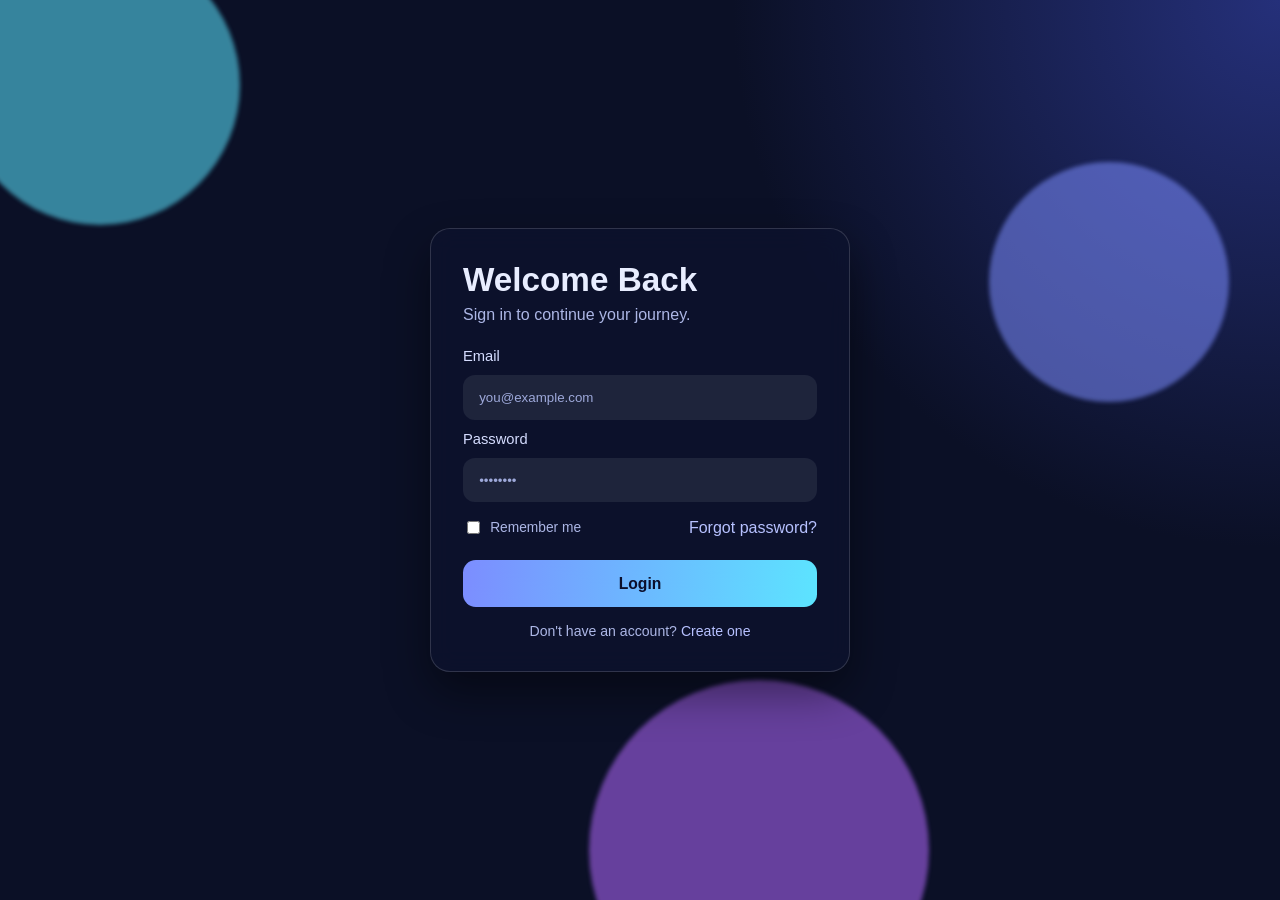
<file: index.html>
<!DOCTYPE html>
<html lang="en">
  <head>
    <meta charset="UTF-8" />
    <meta name="viewport" content="width=device-width, initial-scale=1.0" />
    <title>Animated Login Page</title>
    <link rel="stylesheet" href="styles.css" />
  </head>
  <body>
    <div class="background">
      <span class="orb orb-1"></span>
      <span class="orb orb-2"></span>
      <span class="orb orb-3"></span>
    </div>

    <main class="page">
      <section class="login-card" aria-labelledby="login-title">
        <h1 id="login-title">Welcome Back</h1>
        <p class="subtitle">Sign in to continue your journey.</p>

        <form class="login-form">
          <label for="email">Email</label>
          <input id="email" type="email" name="email" placeholder="you@example.com" required />

          <label for="password">Password</label>
          <input id="password" type="password" name="password" placeholder="••••••••" required />

          <div class="form-row">
            <label class="remember">
              <input type="checkbox" name="remember" />
              Remember me
            </label>
            <a href="#" class="forgot">Forgot password?</a>
          </div>

          <button type="submit">Login</button>
        </form>

        <p class="signup">Don't have an account? <a href="#">Create one</a></p>
      </section>
    </main>
  </body>
</html>
</file>
<file: styles.css>
:root {
  --bg-1: #0b1026;
  --bg-2: #1a1f4b;
  --accent: #7c8dff;
  --accent-2: #5ce4ff;
  --text: #e8edff;
  --muted: #adb7e6;
  --card: rgba(13, 18, 46, 0.72);
  --border: rgba(255, 255, 255, 0.15);
  --shadow: 0 20px 45px rgba(0, 0, 0, 0.45);
}

* {
  box-sizing: border-box;
}

body {
  margin: 0;
  min-height: 100vh;
  font-family: Inter, "Segoe UI", Roboto, sans-serif;
  color: var(--text);
  background: radial-gradient(circle at top right, #25307a, var(--bg-1) 35%),
    linear-gradient(120deg, var(--bg-1), var(--bg-2));
  overflow: hidden;
}

.page {
  min-height: 100vh;
  display: grid;
  place-items: center;
  padding: 1rem;
}

.login-card {
  width: min(420px, 92vw);
  padding: 2rem;
  border-radius: 1.25rem;
  background: var(--card);
  border: 1px solid var(--border);
  backdrop-filter: blur(12px);
  box-shadow: var(--shadow);
  animation: float-in 850ms ease both;
}

h1 {
  margin: 0;
  font-size: clamp(1.7rem, 2.6vw, 2.1rem);
}

.subtitle {
  margin: 0.45rem 0 1.5rem;
  color: var(--muted);
}

.login-form {
  display: grid;
  gap: 0.7rem;
}

label {
  font-size: 0.92rem;
  color: #d6ddff;
}

input[type="email"],
input[type="password"] {
  width: 100%;
  padding: 0.85rem 0.95rem;
  border-radius: 0.75rem;
  border: 1px solid transparent;
  background: rgba(255, 255, 255, 0.08);
  color: var(--text);
  outline: none;
  transition: border-color 220ms, box-shadow 220ms, transform 220ms;
}

input::placeholder {
  color: #9ea9da;
}

input:focus {
  border-color: var(--accent-2);
  box-shadow: 0 0 0 3px rgba(92, 228, 255, 0.2);
  transform: translateY(-1px);
}

.form-row {
  margin: 0.3rem 0 0.4rem;
  display: flex;
  justify-content: space-between;
  align-items: center;
  gap: 0.7rem;
  flex-wrap: wrap;
}

.remember {
  display: inline-flex;
  align-items: center;
  gap: 0.45rem;
  color: var(--muted);
  font-size: 0.86rem;
}

.remember input {
  accent-color: var(--accent-2);
}

.forgot,
.signup a {
  color: #b7c1ff;
  text-decoration: none;
}

.forgot:hover,
.signup a:hover {
  color: white;
  text-decoration: underline;
}

button {
  margin-top: 0.35rem;
  border: 0;
  border-radius: 0.8rem;
  padding: 0.9rem 1rem;
  font-size: 0.98rem;
  font-weight: 700;
  color: #0b0f2c;
  background: linear-gradient(95deg, var(--accent), var(--accent-2));
  cursor: pointer;
  transition: transform 160ms ease, box-shadow 200ms ease;
}

button:hover {
  transform: translateY(-2px);
  box-shadow: 0 10px 25px rgba(92, 228, 255, 0.35);
}

button:active {
  transform: translateY(0);
}

.signup {
  margin: 1rem 0 0;
  font-size: 0.88rem;
  color: var(--muted);
  text-align: center;
}

.background {
  position: fixed;
  inset: 0;
  z-index: -1;
}

.orb {
  position: absolute;
  border-radius: 50%;
  filter: blur(2px);
  opacity: 0.55;
  animation: drift 11s ease-in-out infinite;
}

.orb-1 {
  width: 280px;
  height: 280px;
  background: #5ce4ff;
  top: -55px;
  left: -40px;
}

.orb-2 {
  width: 240px;
  height: 240px;
  background: #7c8dff;
  right: 4%;
  top: 18%;
  animation-delay: -3s;
}

.orb-3 {
  width: 340px;
  height: 340px;
  background: #b369ff;
  bottom: -120px;
  left: 46%;
  animation-delay: -6s;
}

@keyframes drift {
  0%,
  100% {
    transform: translateY(0) translateX(0) scale(1);
  }
  50% {
    transform: translateY(-16px) translateX(8px) scale(1.05);
  }
}

@keyframes float-in {
  from {
    opacity: 0;
    transform: translateY(14px) scale(0.98);
  }
  to {
    opacity: 1;
    transform: translateY(0) scale(1);
  }
}

@media (max-width: 480px) {
  .login-card {
    padding: 1.4rem;
  }

  .form-row {
    flex-direction: column;
    align-items: flex-start;
  }
}
</file>
